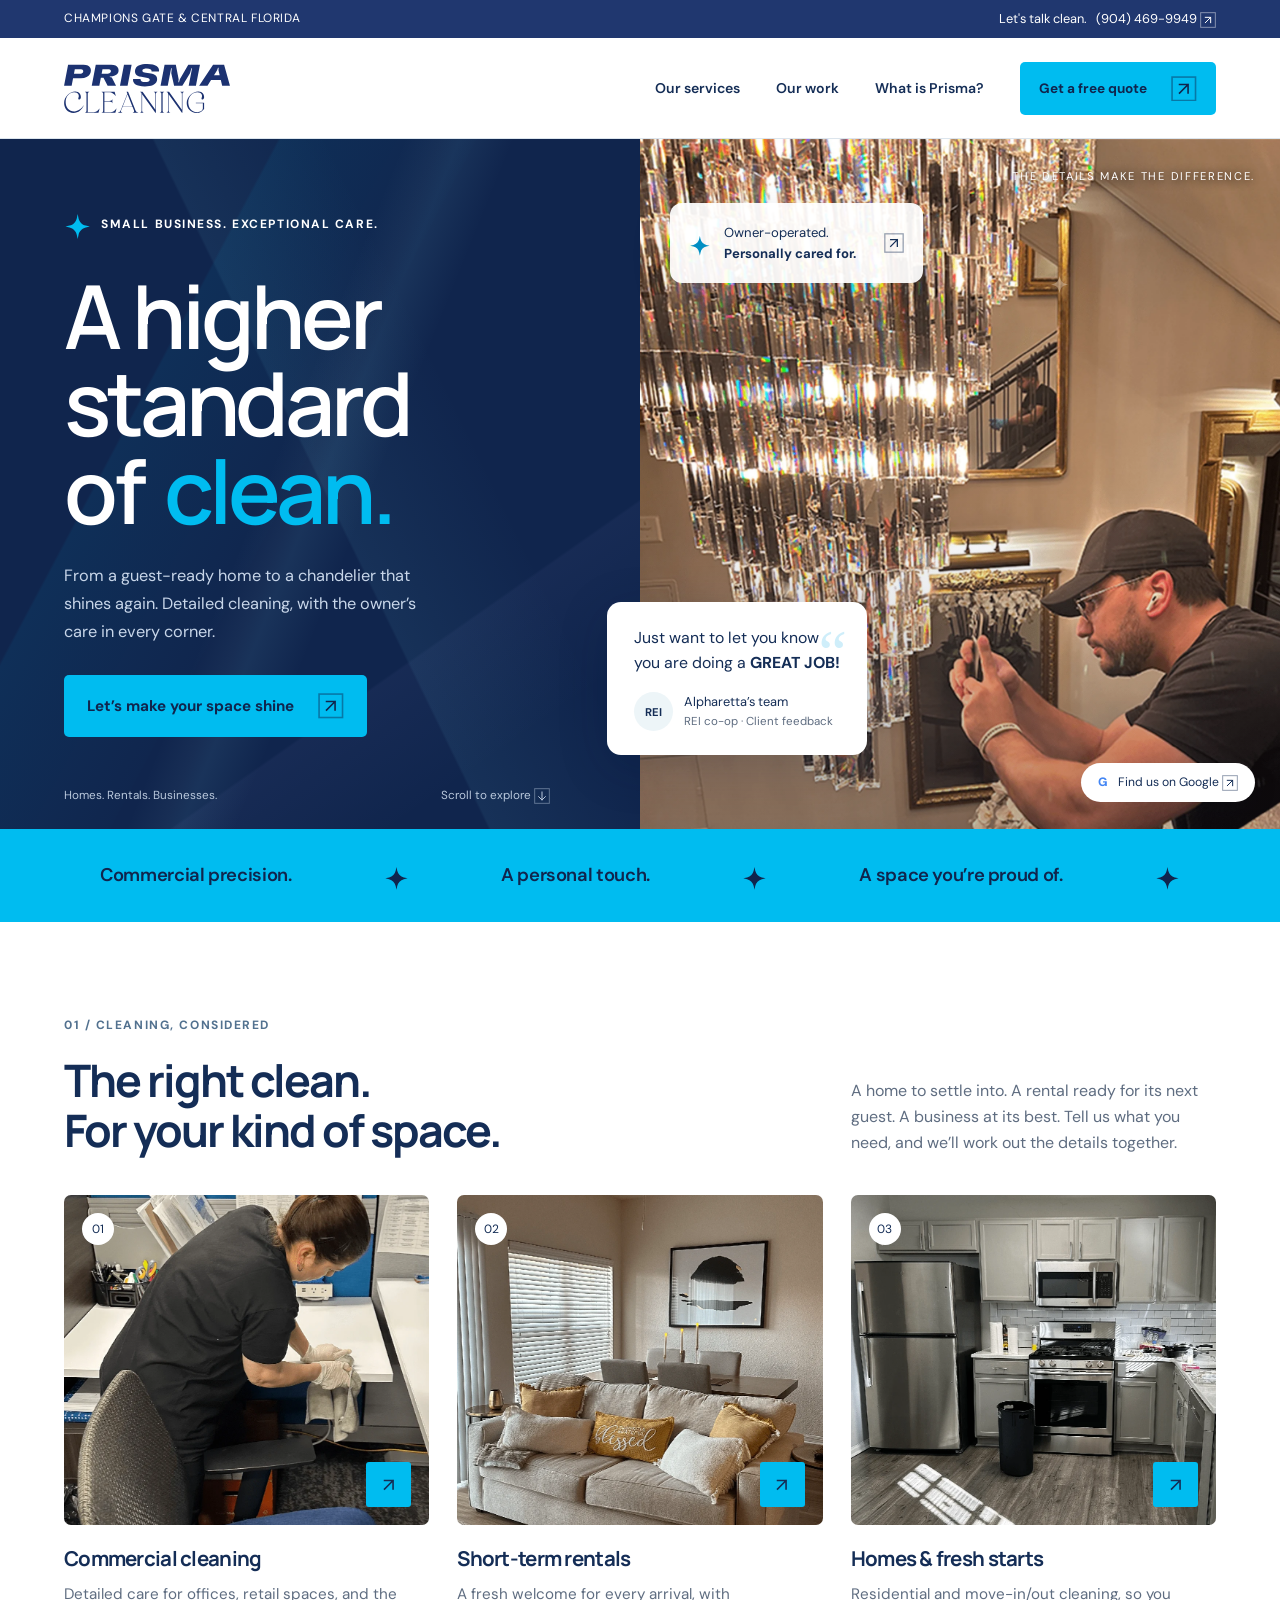
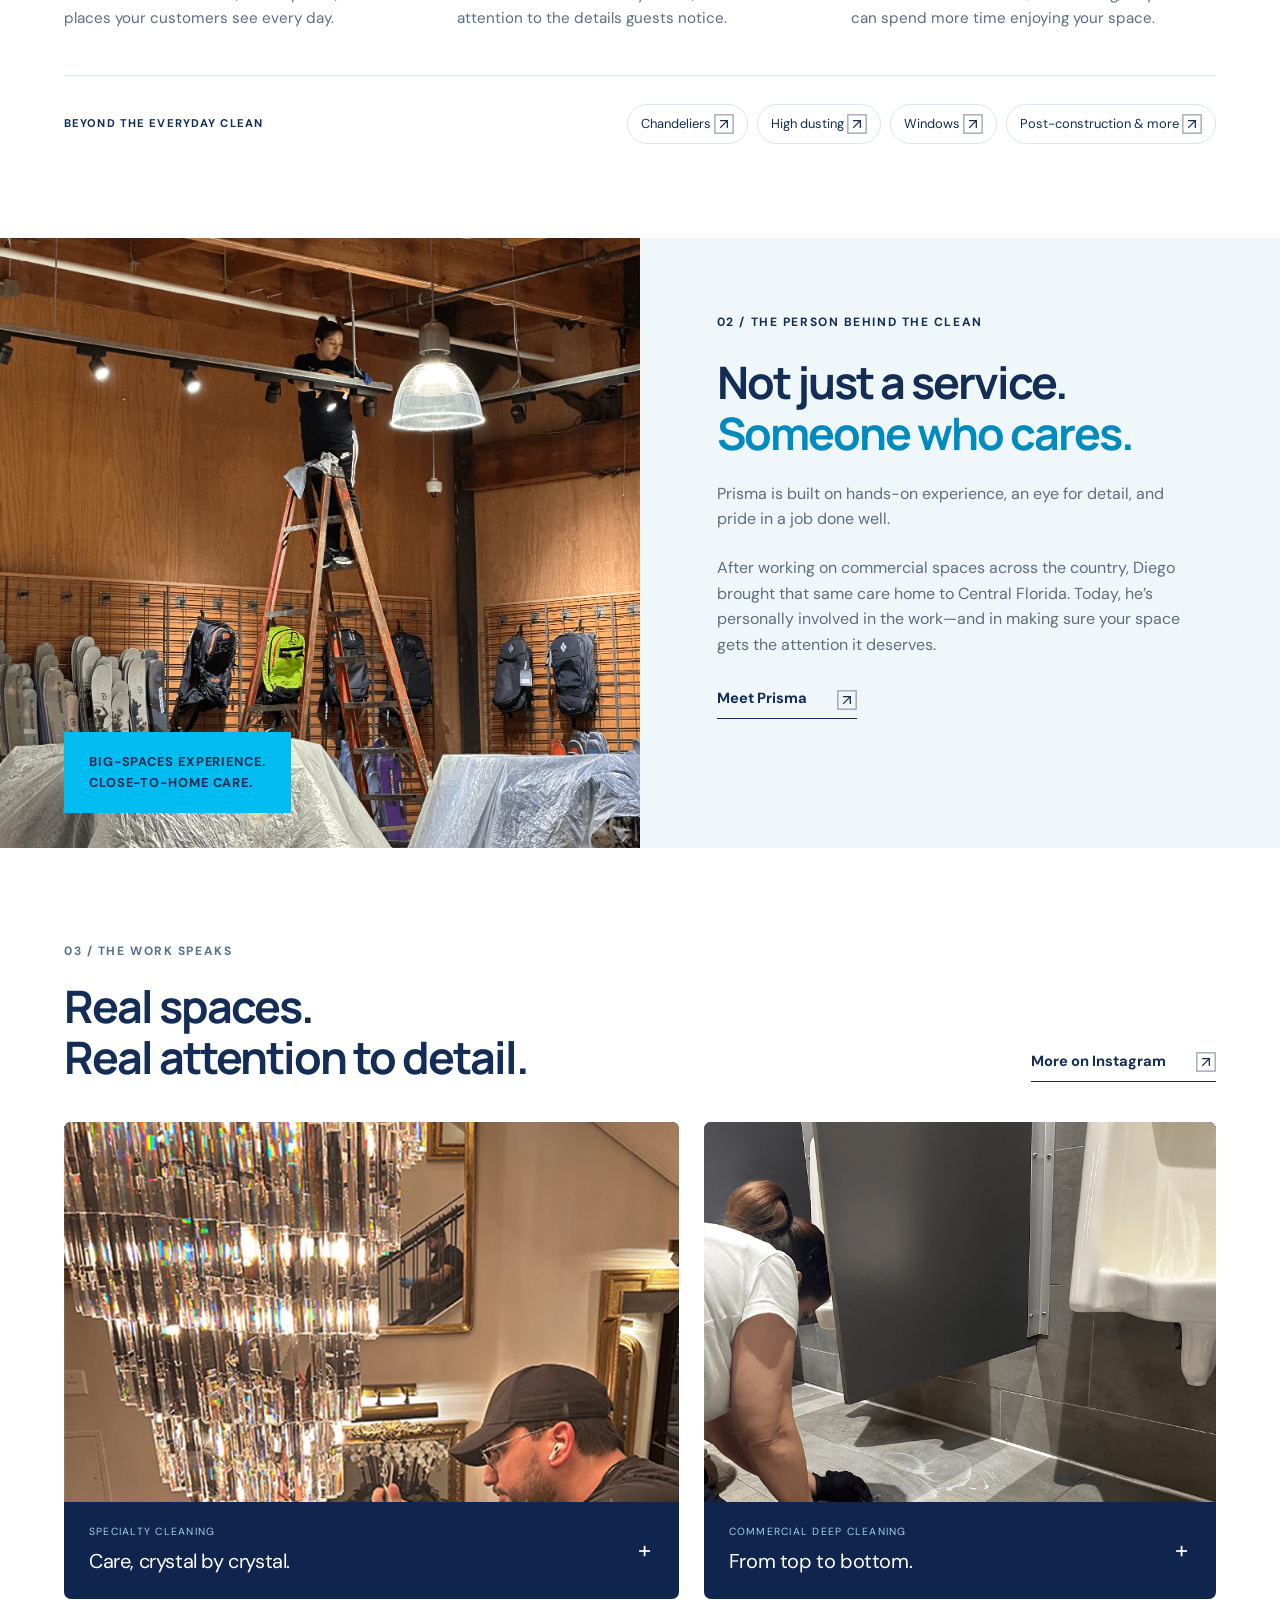
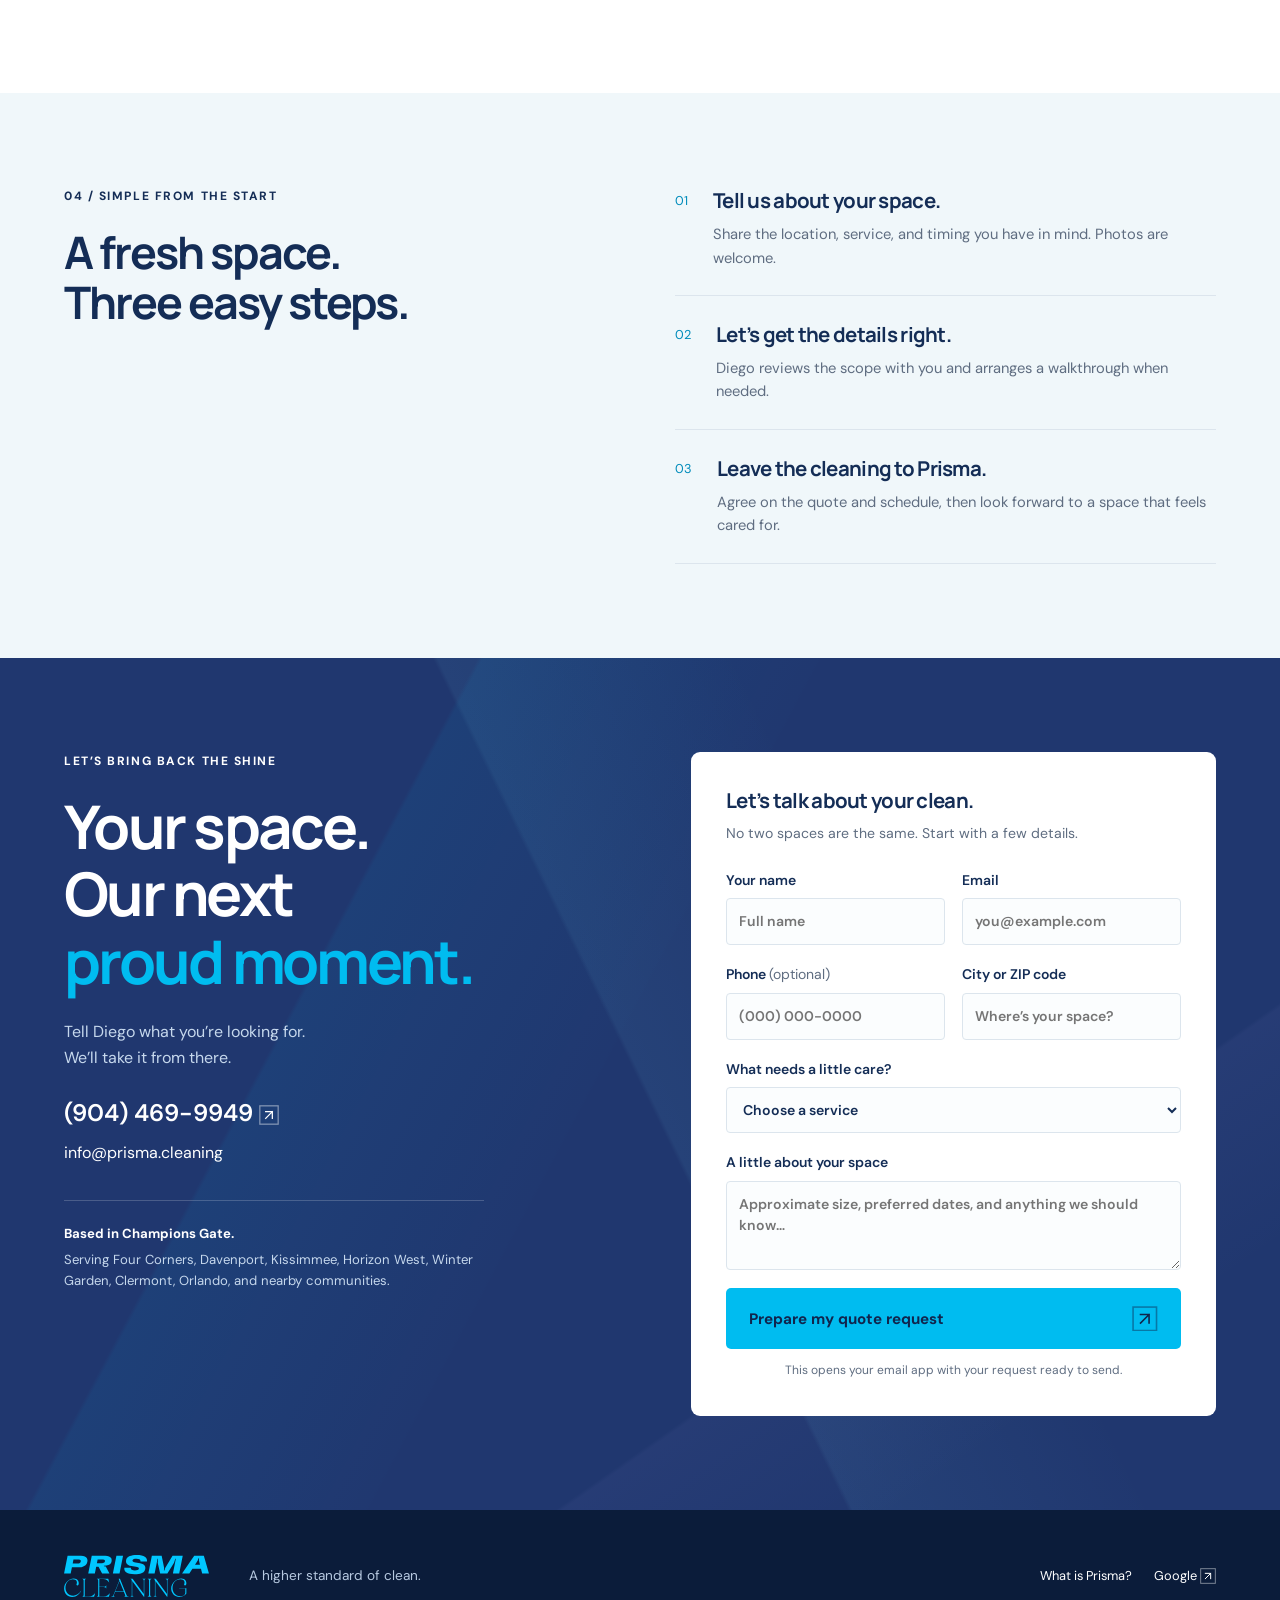
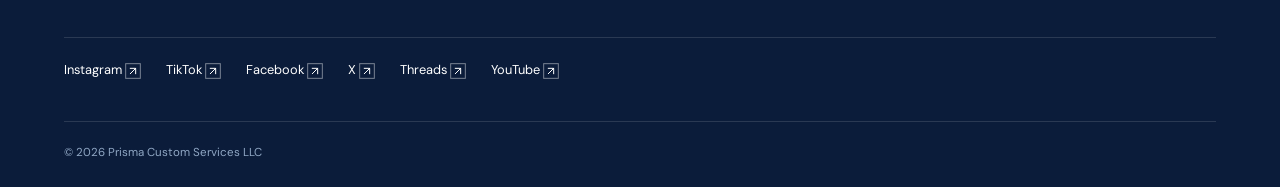
<file: index.html>
<!doctype html>
<html lang="en"><head><meta charset="utf-8"><meta name="viewport" content="width=device-width,initial-scale=1"><title>Prisma Cleaning | A higher standard of clean.</title><meta name="description" content="Owner-operated cleaning for homes, vacation rentals and businesses in Champions Gate and Central Florida. Talk to Diego about your space."><link rel="icon" href="assets/favicon.svg"><link rel="stylesheet" href="styles.css"><script src="site-content.js" defer></script><script src="app.js" defer></script></head><body>
<a class="skip" href="#main">Skip to content</a>
<div class="topbar"><span>CHAMPIONS GATE & CENTRAL FLORIDA</span><a href="tel:+19044699949">Let's talk clean. &nbsp; (904) 469-9949 <svg class="arrow-icon" viewBox="0 0 24 24" fill="none" aria-hidden="true" focusable="false" xmlns="http://www.w3.org/2000/svg"><rect x="1" y="1" width="22" height="22"/><path d="M8 16 16 8M8 8h8v8"/></svg></a></div>
<header><a class="brand" href="index.html" aria-label="Prisma Cleaning home"><img src="assets/logo-blue.svg" alt="Prisma Cleaning"></a><button class="menu-toggle" aria-label="Open navigation" aria-expanded="false">Menu ☰</button><nav aria-label="Main navigation"><a href="#services">Our services</a><a href="#work">Our work</a><a href="about.html">What is Prisma?</a><a class="button small" href="#contact">Get a free quote <span><svg class="arrow-icon" viewBox="0 0 24 24" fill="none" aria-hidden="true" focusable="false" xmlns="http://www.w3.org/2000/svg"><rect x="1" y="1" width="22" height="22"/><path d="M8 16 16 8M8 8h8v8"/></svg></span></a></nav></header>
<main id="main"><section class="hero"><div class="hero-copy"><div class="eyebrow"><span class="spark"><svg class="prisma-star" viewBox="235 305 145 147" fill="none" aria-hidden="true" focusable="false" xmlns="http://www.w3.org/2000/svg"><path d="M312.518 332.91L307.867 311.016L303.215 332.91C299.028 352.627 283.849 368.234 264.239 372.955L241.863 378.361L264.239 383.767C283.874 388.489 299.028 404.071 303.215 423.813L307.867 445.707L312.518 423.813C316.705 404.096 331.884 388.489 351.494 383.767L373.871 378.361L351.494 372.955C331.859 368.234 316.705 352.676 312.518 332.91Z" fill="currentColor"/></svg></span> SMALL BUSINESS. EXCEPTIONAL CARE.</div><h1>A higher<br>standard<br>of <em>clean.</em></h1><p>From a guest-ready home to a chandelier that shines again. Detailed cleaning, with the owner’s care in every corner.</p><a class="button" href="#contact">Let’s make your space shine <span><svg class="arrow-icon" viewBox="0 0 24 24" fill="none" aria-hidden="true" focusable="false" xmlns="http://www.w3.org/2000/svg"><rect x="1" y="1" width="22" height="22"/><path d="M8 16 16 8M8 8h8v8"/></svg></span></a><div class="hero-bottom"><span>Homes. Rentals. Businesses.</span><a href="#services" aria-label="Explore our cleaning services">Scroll to explore <svg class="arrow-icon" viewBox="0 0 24 24" fill="none" aria-hidden="true" focusable="false" xmlns="http://www.w3.org/2000/svg"><rect x="1" y="1" width="22" height="22"/><path d="M12 6v12m-5-5 5 5 5-5"/></svg></a></div></div><div class="hero-photo"><div class="crystal-glints" aria-hidden="true"><span class="glint glint-1"><svg class="prisma-star" viewBox="235 305 145 147" fill="none" aria-hidden="true" focusable="false" xmlns="http://www.w3.org/2000/svg"><path d="M312.518 332.91L307.867 311.016L303.215 332.91C299.028 352.627 283.849 368.234 264.239 372.955L241.863 378.361L264.239 383.767C283.874 388.489 299.028 404.071 303.215 423.813L307.867 445.707L312.518 423.813C316.705 404.096 331.884 388.489 351.494 383.767L373.871 378.361L351.494 372.955C331.859 368.234 316.705 352.676 312.518 332.91Z" fill="currentColor"/></svg></span><span class="glint glint-2"><svg class="prisma-star" viewBox="235 305 145 147" fill="none" aria-hidden="true" focusable="false" xmlns="http://www.w3.org/2000/svg"><path d="M312.518 332.91L307.867 311.016L303.215 332.91C299.028 352.627 283.849 368.234 264.239 372.955L241.863 378.361L264.239 383.767C283.874 388.489 299.028 404.071 303.215 423.813L307.867 445.707L312.518 423.813C316.705 404.096 331.884 388.489 351.494 383.767L373.871 378.361L351.494 372.955C331.859 368.234 316.705 352.676 312.518 332.91Z" fill="currentColor"/></svg></span><span class="glint glint-3"><svg class="prisma-star" viewBox="235 305 145 147" fill="none" aria-hidden="true" focusable="false" xmlns="http://www.w3.org/2000/svg"><path d="M312.518 332.91L307.867 311.016L303.215 332.91C299.028 352.627 283.849 368.234 264.239 372.955L241.863 378.361L264.239 383.767C283.874 388.489 299.028 404.071 303.215 423.813L307.867 445.707L312.518 423.813C316.705 404.096 331.884 388.489 351.494 383.767L373.871 378.361L351.494 372.955C331.859 368.234 316.705 352.676 312.518 332.91Z" fill="currentColor"/></svg></span></div><img data-photo="hero" src="assets/chandelier.webp" alt="Prisma carefully cleaning individual chandelier crystals" fetchpriority="high"><div class="photo-label">THE DETAILS MAKE THE DIFFERENCE.</div><a class="owner-bubble" href="about.html"><span><svg class="prisma-star" viewBox="235 305 145 147" fill="none" aria-hidden="true" focusable="false" xmlns="http://www.w3.org/2000/svg"><path d="M312.518 332.91L307.867 311.016L303.215 332.91C299.028 352.627 283.849 368.234 264.239 372.955L241.863 378.361L264.239 383.767C283.874 388.489 299.028 404.071 303.215 423.813L307.867 445.707L312.518 423.813C316.705 404.096 331.884 388.489 351.494 383.767L373.871 378.361L351.494 372.955C331.859 368.234 316.705 352.676 312.518 332.91Z" fill="currentColor"/></svg></span><div>Owner-operated.<br><strong>Personally cared for.</strong></div><b><svg class="arrow-icon" viewBox="0 0 24 24" fill="none" aria-hidden="true" focusable="false" xmlns="http://www.w3.org/2000/svg"><rect x="1" y="1" width="22" height="22"/><path d="M8 16 16 8M8 8h8v8"/></svg></b></a><div class="review-bubble"><span class="quote-symbol">“</span><p>Just want to let you know<br>you are doing a <strong>GREAT JOB!</strong></p><div class="review-source"><span class="avatar">REI</span><span>Alpharetta’s team<br><small>REI co-op · Client feedback</small></span></div></div><a class="google-bubble" href="https://g.page/r/CTqpxjqMluIDEBM/review" target="_blank" rel="noopener"><span>G</span> Find us on Google <svg class="arrow-icon" viewBox="0 0 24 24" fill="none" aria-hidden="true" focusable="false" xmlns="http://www.w3.org/2000/svg"><rect x="1" y="1" width="22" height="22"/><path d="M8 16 16 8M8 8h8v8"/></svg></a></div></section>
<div class="service-ribbon"><span>Commercial precision.</span><b><svg class="prisma-star" viewBox="235 305 145 147" fill="none" aria-hidden="true" focusable="false" xmlns="http://www.w3.org/2000/svg"><path d="M312.518 332.91L307.867 311.016L303.215 332.91C299.028 352.627 283.849 368.234 264.239 372.955L241.863 378.361L264.239 383.767C283.874 388.489 299.028 404.071 303.215 423.813L307.867 445.707L312.518 423.813C316.705 404.096 331.884 388.489 351.494 383.767L373.871 378.361L351.494 372.955C331.859 368.234 316.705 352.676 312.518 332.91Z" fill="currentColor"/></svg></b><span>A personal touch.</span><b><svg class="prisma-star" viewBox="235 305 145 147" fill="none" aria-hidden="true" focusable="false" xmlns="http://www.w3.org/2000/svg"><path d="M312.518 332.91L307.867 311.016L303.215 332.91C299.028 352.627 283.849 368.234 264.239 372.955L241.863 378.361L264.239 383.767C283.874 388.489 299.028 404.071 303.215 423.813L307.867 445.707L312.518 423.813C316.705 404.096 331.884 388.489 351.494 383.767L373.871 378.361L351.494 372.955C331.859 368.234 316.705 352.676 312.518 332.91Z" fill="currentColor"/></svg></b><span>A space you’re proud of.</span><b><svg class="prisma-star" viewBox="235 305 145 147" fill="none" aria-hidden="true" focusable="false" xmlns="http://www.w3.org/2000/svg"><path d="M312.518 332.91L307.867 311.016L303.215 332.91C299.028 352.627 283.849 368.234 264.239 372.955L241.863 378.361L264.239 383.767C283.874 388.489 299.028 404.071 303.215 423.813L307.867 445.707L312.518 423.813C316.705 404.096 331.884 388.489 351.494 383.767L373.871 378.361L351.494 372.955C331.859 368.234 316.705 352.676 312.518 332.91Z" fill="currentColor"/></svg></b></div>
<section id="services" class="section services"><div class="section-heading"><div><div class="eyebrow">01 / CLEANING, CONSIDERED</div><h2>The right clean.<br>For your kind of space.</h2></div><p>A home to settle into. A rental ready for its next guest. A business at its best. Tell us what you need, and we’ll work out the details together.</p></div><div class="service-grid">
<a class="service-card" href="#contact" data-service="Commercial cleaning"><div class="card-image"><img data-photo="commercial" src="assets/commercial.webp" loading="lazy" alt="Hands-on cleaning of commercial seating"><span>01</span><b><svg class="arrow-icon" viewBox="0 0 24 24" fill="none" aria-hidden="true" focusable="false" xmlns="http://www.w3.org/2000/svg"><rect x="1" y="1" width="22" height="22"/><path d="M8 16 16 8M8 8h8v8"/></svg></b></div><h3>Commercial cleaning</h3><p>Detailed care for offices, retail spaces, and the places your customers see every day.</p></a>
<a class="service-card" href="#contact" data-service="Short-term rental cleaning"><div class="card-image"><img data-photo="rental" src="assets/rental.webp" loading="lazy" alt="Bright and tidy vacation rental living room"><span>02</span><b><svg class="arrow-icon" viewBox="0 0 24 24" fill="none" aria-hidden="true" focusable="false" xmlns="http://www.w3.org/2000/svg"><rect x="1" y="1" width="22" height="22"/><path d="M8 16 16 8M8 8h8v8"/></svg></b></div><h3>Short-term rentals</h3><p>A fresh welcome for every arrival, with attention to the details guests notice.</p></a>
<a class="service-card" href="#contact" data-service="Residential / move-in & move-out"><div class="card-image"><img data-photo="move" src="assets/move.webp" loading="lazy" alt="Clean kitchen and floor ready for new occupants"><span>03</span><b><svg class="arrow-icon" viewBox="0 0 24 24" fill="none" aria-hidden="true" focusable="false" xmlns="http://www.w3.org/2000/svg"><rect x="1" y="1" width="22" height="22"/><path d="M8 16 16 8M8 8h8v8"/></svg></b></div><h3>Homes & fresh starts</h3><p>Residential and move-in/out cleaning, so you can spend more time enjoying your space.</p></a></div>
<div class="specialty"><span>BEYOND THE EVERYDAY CLEAN</span><div><a href="#contact" data-service="Chandelier cleaning">Chandeliers <svg class="arrow-icon" viewBox="0 0 24 24" fill="none" aria-hidden="true" focusable="false" xmlns="http://www.w3.org/2000/svg"><rect x="1" y="1" width="22" height="22"/><path d="M8 16 16 8M8 8h8v8"/></svg></a><a href="#contact" data-service="High dusting">High dusting <svg class="arrow-icon" viewBox="0 0 24 24" fill="none" aria-hidden="true" focusable="false" xmlns="http://www.w3.org/2000/svg"><rect x="1" y="1" width="22" height="22"/><path d="M8 16 16 8M8 8h8v8"/></svg></a><a href="#contact" data-service="Window cleaning">Windows <svg class="arrow-icon" viewBox="0 0 24 24" fill="none" aria-hidden="true" focusable="false" xmlns="http://www.w3.org/2000/svg"><rect x="1" y="1" width="22" height="22"/><path d="M8 16 16 8M8 8h8v8"/></svg></a><a href="#contact" data-service="Other / let's discuss">Post-construction & more <svg class="arrow-icon" viewBox="0 0 24 24" fill="none" aria-hidden="true" focusable="false" xmlns="http://www.w3.org/2000/svg"><rect x="1" y="1" width="22" height="22"/><path d="M8 16 16 8M8 8h8v8"/></svg></a></div></div></section>
<section class="about-strip"><div class="about-image"><img data-photo="highdusting" src="assets/highdusting.webp" loading="lazy" alt="Prisma cleaning high fixtures in a retail space"><span>BIG-SPACES EXPERIENCE.<br>CLOSE-TO-HOME CARE.</span></div><div class="about-copy"><div class="eyebrow">02 / THE PERSON BEHIND THE CLEAN</div><h2>Not just a service.<br><em>Someone who cares.</em></h2><p>Prisma is built on hands-on experience, an eye for detail, and pride in a job done well.</p><p>After working on commercial spaces across the country, Diego brought that same care home to Central Florida. Today, he’s personally involved in the work—and in making sure your space gets the attention it deserves.</p><a class="text-link" href="about.html">Meet Prisma <span><svg class="arrow-icon" viewBox="0 0 24 24" fill="none" aria-hidden="true" focusable="false" xmlns="http://www.w3.org/2000/svg"><rect x="1" y="1" width="22" height="22"/><path d="M8 16 16 8M8 8h8v8"/></svg></span></a></div></section>
<section id="work" class="section work"><div class="section-heading"><div><div class="eyebrow">03 / THE WORK SPEAKS</div><h2>Real spaces.<br>Real attention to detail.</h2></div><a class="text-link" href="https://www.instagram.com/prisma.cleaning" target="_blank" rel="noopener">More on Instagram <svg class="arrow-icon" viewBox="0 0 24 24" fill="none" aria-hidden="true" focusable="false" xmlns="http://www.w3.org/2000/svg"><rect x="1" y="1" width="22" height="22"/><path d="M8 16 16 8M8 8h8v8"/></svg></a></div><div class="project-grid"><button class="project" data-image="assets/chandelier.webp" data-photo="projectChandelier" data-caption="Chandelier cleaning — care, crystal by crystal."><img data-photo="projectChandelier" src="assets/chandelier.webp" loading="lazy" alt="Close-up of hands cleaning a crystal chandelier"><span><small>SPECIALTY CLEANING</small>Care, crystal by crystal.<b>+</b></span></button><button class="project" data-image="assets/restroom.webp" data-photo="projectRestroom" data-caption="Commercial deep cleaning — attention from top to bottom."><img data-photo="projectRestroom" src="assets/restroom.webp" loading="lazy" alt="Detailed commercial restroom floor cleaning"><span><small>COMMERCIAL DEEP CLEANING</small>From top to bottom.<b>+</b></span></button></div></section>
<section class="process section"><div><div class="eyebrow">04 / SIMPLE FROM THE START</div><h2>A fresh space.<br>Three easy steps.</h2></div><ol><li><span>01</span><div><h3>Tell us about your space.</h3><p>Share the location, service, and timing you have in mind. Photos are welcome.</p></div></li><li><span>02</span><div><h3>Let’s get the details right.</h3><p>Diego reviews the scope with you and arranges a walkthrough when needed.</p></div></li><li><span>03</span><div><h3>Leave the cleaning to Prisma.</h3><p>Agree on the quote and schedule, then look forward to a space that feels cared for.</p></div></li></ol></section>
<section id="contact" class="contact section"><div class="contact-copy"><div class="eyebrow">LET’S BRING BACK THE SHINE</div><h2>Your space.<br>Our next<br><em>proud moment.</em></h2><p>Tell Diego what you’re looking for.<br>We’ll take it from there.</p><a class="phone" href="tel:+19044699949">(904) 469-9949 <svg class="arrow-icon" viewBox="0 0 24 24" fill="none" aria-hidden="true" focusable="false" xmlns="http://www.w3.org/2000/svg"><rect x="1" y="1" width="22" height="22"/><path d="M8 16 16 8M8 8h8v8"/></svg></a><a href="mailto:info@prisma.cleaning">info@prisma.cleaning</a><div class="areas"><strong>Based in Champions Gate.</strong><p>Serving Four Corners, Davenport, Kissimmee, Horizon West, Winter Garden, Clermont, Orlando, and nearby communities.</p></div></div><form id="quote-form"><h3>Let’s talk about your clean.</h3><p>No two spaces are the same. Start with a few details.</p><div class="form-row"><label>Your name<input name="name" autocomplete="name" placeholder="Full name" required></label><label>Email<input name="email" type="email" autocomplete="email" placeholder="you@example.com" required></label></div><div class="form-row"><label>Phone <span>(optional)</span><input name="phone" type="tel" autocomplete="tel" placeholder="(000) 000-0000"></label><label>City or ZIP code<input name="location" autocomplete="address-level2" placeholder="Where’s your space?" required></label></div><label>What needs a little care?<select name="service" required><option value="">Choose a service</option><option>Commercial cleaning</option><option>Short-term rental cleaning</option><option>Residential / move-in & move-out</option><option>Chandelier cleaning</option><option>High dusting</option><option>Window cleaning</option><option>Other / let's discuss</option></select></label><label>A little about your space<textarea name="message" rows="3" placeholder="Approximate size, preferred dates, and anything we should know…" required></textarea></label><button class="button" type="submit">Prepare my quote request <span><svg class="arrow-icon" viewBox="0 0 24 24" fill="none" aria-hidden="true" focusable="false" xmlns="http://www.w3.org/2000/svg"><rect x="1" y="1" width="22" height="22"/><path d="M8 16 16 8M8 8h8v8"/></svg></span></button><small class="form-note">This opens your email app with your request ready to send.</small><p id="form-status" role="status"></p></form></section></main>
<footer><a class="brand" href="index.html"><img src="assets/logo-cyan.svg" alt="Prisma Cleaning"></a><p>A higher standard of clean.</p><div class="footer-links"><a href="about.html">What is Prisma?</a><a href="https://g.page/r/CTqpxjqMluIDEBM/review" target="_blank" rel="noopener">Google <svg class="arrow-icon" viewBox="0 0 24 24" fill="none" aria-hidden="true" focusable="false" xmlns="http://www.w3.org/2000/svg"><rect x="1" y="1" width="22" height="22"/><path d="M8 16 16 8M8 8h8v8"/></svg></a></div><div class="social-links" aria-label="Prisma social profiles"><a href="https://www.instagram.com/prisma.cleaning" target="_blank" rel="noopener">Instagram <svg class="arrow-icon" viewBox="0 0 24 24" fill="none" aria-hidden="true" focusable="false" xmlns="http://www.w3.org/2000/svg"><rect x="1" y="1" width="22" height="22"/><path d="M8 16 16 8M8 8h8v8"/></svg></a><a href="https://www.tiktok.com/@prisma.cleaning" target="_blank" rel="noopener">TikTok <svg class="arrow-icon" viewBox="0 0 24 24" fill="none" aria-hidden="true" focusable="false" xmlns="http://www.w3.org/2000/svg"><rect x="1" y="1" width="22" height="22"/><path d="M8 16 16 8M8 8h8v8"/></svg></a><a href="https://facebook.com/prisma.customcleaning" target="_blank" rel="noopener">Facebook <svg class="arrow-icon" viewBox="0 0 24 24" fill="none" aria-hidden="true" focusable="false" xmlns="http://www.w3.org/2000/svg"><rect x="1" y="1" width="22" height="22"/><path d="M8 16 16 8M8 8h8v8"/></svg></a><a href="https://x.com/prismacleaning" target="_blank" rel="noopener">X <svg class="arrow-icon" viewBox="0 0 24 24" fill="none" aria-hidden="true" focusable="false" xmlns="http://www.w3.org/2000/svg"><rect x="1" y="1" width="22" height="22"/><path d="M8 16 16 8M8 8h8v8"/></svg></a><a href="https://www.threads.net/@prisma.cleaning" target="_blank" rel="noopener">Threads <svg class="arrow-icon" viewBox="0 0 24 24" fill="none" aria-hidden="true" focusable="false" xmlns="http://www.w3.org/2000/svg"><rect x="1" y="1" width="22" height="22"/><path d="M8 16 16 8M8 8h8v8"/></svg></a><a href="https://www.youtube.com/@prisma.cleaning" target="_blank" rel="noopener">YouTube <svg class="arrow-icon" viewBox="0 0 24 24" fill="none" aria-hidden="true" focusable="false" xmlns="http://www.w3.org/2000/svg"><rect x="1" y="1" width="22" height="22"/><path d="M8 16 16 8M8 8h8v8"/></svg></a></div><small>© <span class="year">2026</span> Prisma Custom Services LLC</small></footer>
<dialog id="gallery-dialog"><button class="close-dialog" aria-label="Close image">×</button><img alt=""><p></p></dialog></body></html>
</file>
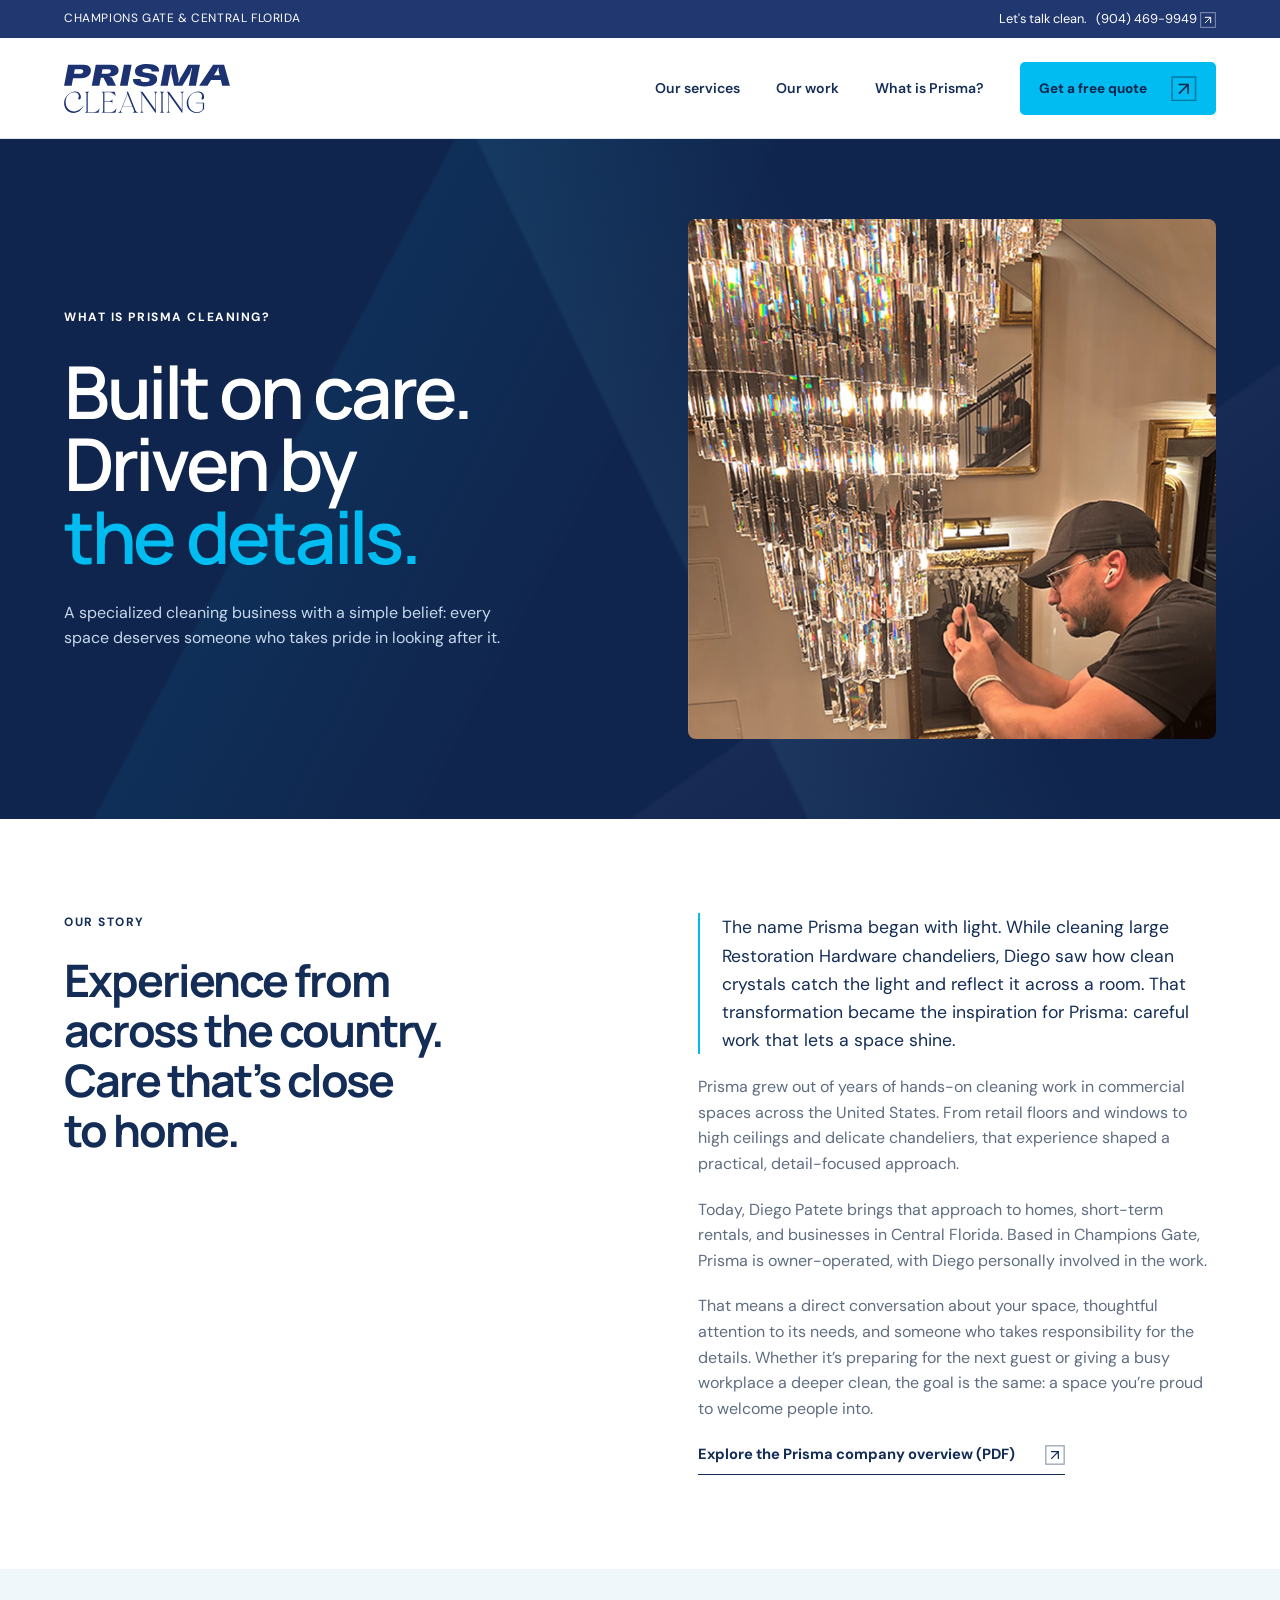
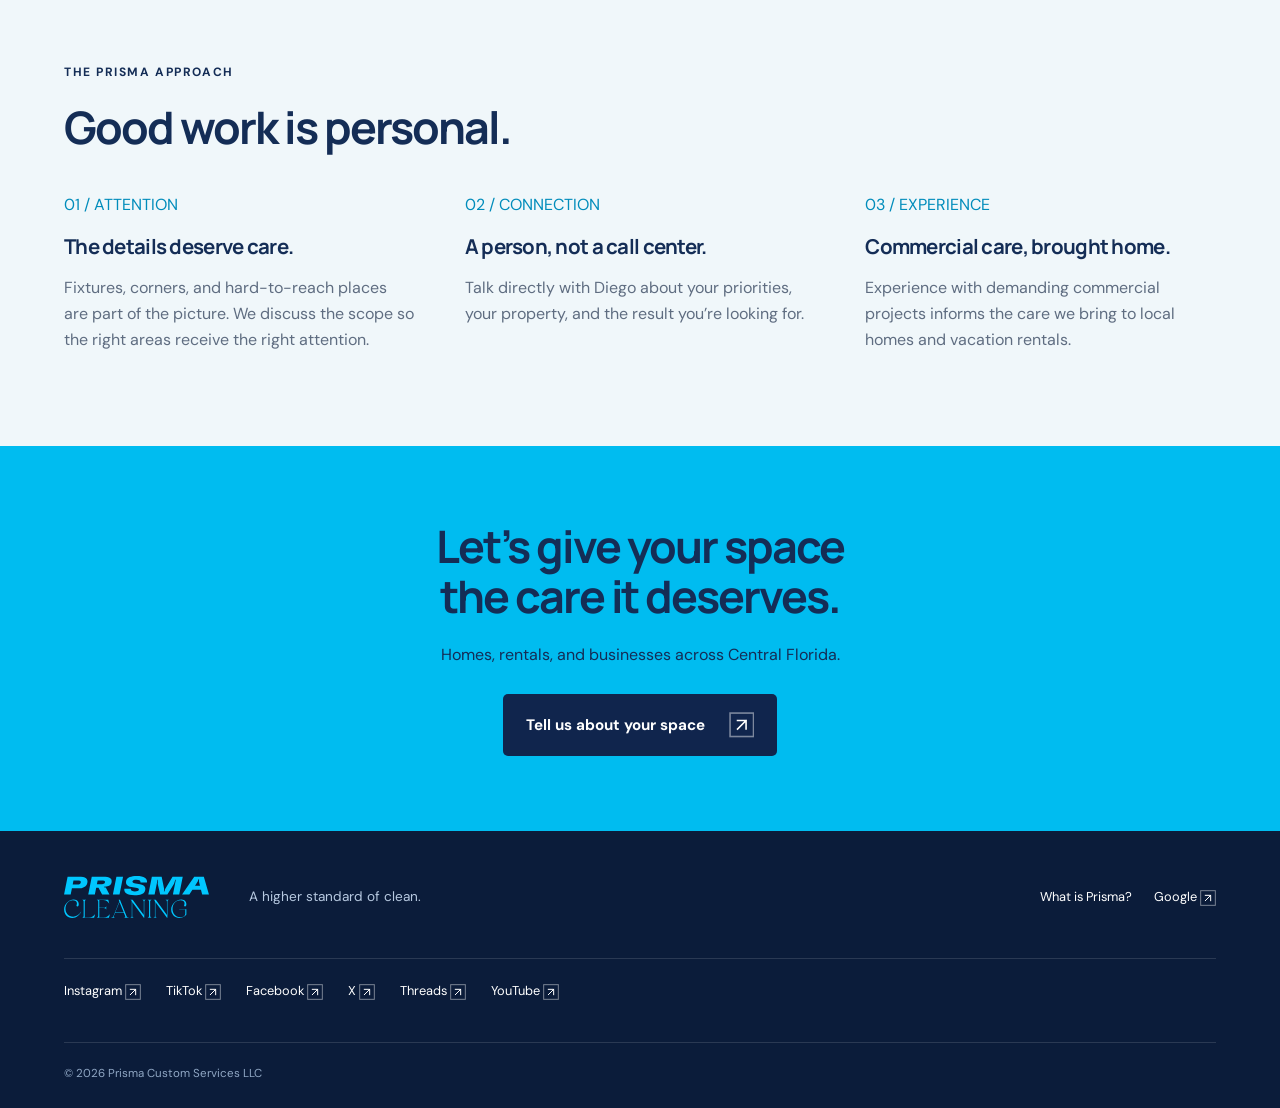
<file: about.html>
<!doctype html>
<html lang="en"><head><meta charset="utf-8"><meta name="viewport" content="width=device-width,initial-scale=1"><title>What is Prisma? | Prisma Cleaning</title><meta name="description" content="Owner-operated cleaning for homes, vacation rentals and businesses in Champions Gate and Central Florida. Talk to Diego about your space."><link rel="icon" href="assets/favicon.svg"><link rel="stylesheet" href="styles.css"><script src="site-content.js" defer></script><script src="app.js" defer></script></head><body>
<a class="skip" href="#main">Skip to content</a>
<div class="topbar"><span>CHAMPIONS GATE & CENTRAL FLORIDA</span><a href="tel:+19044699949">Let's talk clean. &nbsp; (904) 469-9949 <svg class="arrow-icon" viewBox="0 0 24 24" fill="none" aria-hidden="true" focusable="false" xmlns="http://www.w3.org/2000/svg"><rect x="1" y="1" width="22" height="22"/><path d="M8 16 16 8M8 8h8v8"/></svg></a></div>
<header><a class="brand" href="index.html" aria-label="Prisma Cleaning home"><img src="assets/logo-blue.svg" alt="Prisma Cleaning"></a><button class="menu-toggle" aria-label="Open navigation" aria-expanded="false">Menu ☰</button><nav aria-label="Main navigation"><a href="index.html#services">Our services</a><a href="index.html#work">Our work</a><a href="about.html">What is Prisma?</a><a class="button small" href="index.html#contact">Get a free quote <span><svg class="arrow-icon" viewBox="0 0 24 24" fill="none" aria-hidden="true" focusable="false" xmlns="http://www.w3.org/2000/svg"><rect x="1" y="1" width="22" height="22"/><path d="M8 16 16 8M8 8h8v8"/></svg></span></a></nav></header>
<main id="main"><section class="story-hero"><div><div class="eyebrow">WHAT IS PRISMA CLEANING?</div><h1>Built on care.<br>Driven by<br><em>the details.</em></h1><p>A specialized cleaning business with a simple belief: every space deserves someone who takes pride in looking after it.</p></div><img data-photo="aboutHero" src="assets/chandelier.webp" alt="Diego carefully cleaning a chandelier at a Prisma project"></section><section class="section story-body"><div><div class="eyebrow">OUR STORY</div><h2 style="margin-top:22px">Experience from<br>across the country.<br>Care that’s close<br>to home.</h2></div><div><p class="origin-story">The name Prisma began with light. While cleaning large Restoration Hardware chandeliers, Diego saw how clean crystals catch the light and reflect it across a room. That transformation became the inspiration for Prisma: careful work that lets a space shine.</p><p>Prisma grew out of years of hands-on cleaning work in commercial spaces across the United States. From retail floors and windows to high ceilings and delicate chandeliers, that experience shaped a practical, detail-focused approach.</p><p>Today, Diego Patete brings that approach to homes, short-term rentals, and businesses in Central Florida. Based in Champions Gate, Prisma is owner-operated, with Diego personally involved in the work.</p><p>That means a direct conversation about your space, thoughtful attention to its needs, and someone who takes responsibility for the details. Whether it’s preparing for the next guest or giving a busy workplace a deeper clean, the goal is the same: a space you’re proud to welcome people into.</p><a class="text-link" href="https://api.sherbert.cimpress.io/v3/assets/qwHBjgd0kOVWnZ2vK0UMG~100/versions/1?signature=2af633215cd6eeb143486a0576035f9a9c42bdf2" target="_blank" rel="noopener">Explore the Prisma company overview (PDF) <svg class="arrow-icon" viewBox="0 0 24 24" fill="none" aria-hidden="true" focusable="false" xmlns="http://www.w3.org/2000/svg"><rect x="1" y="1" width="22" height="22"/><path d="M8 16 16 8M8 8h8v8"/></svg></a></div></section><section class="section story-values"><div class="eyebrow">THE PRISMA APPROACH</div><h2 style="margin-top:20px">Good work is personal.</h2><div class="values-grid"><div><span>01 / ATTENTION</span><h3>The details deserve care.</h3><p>Fixtures, corners, and hard-to-reach places are part of the picture. We discuss the scope so the right areas receive the right attention.</p></div><div><span>02 / CONNECTION</span><h3>A person, not a call center.</h3><p>Talk directly with Diego about your priorities, your property, and the result you’re looking for.</p></div><div><span>03 / EXPERIENCE</span><h3>Commercial care, brought home.</h3><p>Experience with demanding commercial projects informs the care we bring to local homes and vacation rentals.</p></div></div></section><section class="story-cta"><h2>Let’s give your space<br>the care it deserves.</h2><p>Homes, rentals, and businesses across Central Florida.</p><a class="button" href="index.html#contact">Tell us about your space <span><svg class="arrow-icon" viewBox="0 0 24 24" fill="none" aria-hidden="true" focusable="false" xmlns="http://www.w3.org/2000/svg"><rect x="1" y="1" width="22" height="22"/><path d="M8 16 16 8M8 8h8v8"/></svg></span></a></section></main><footer><a class="brand" href="index.html"><img src="assets/logo-cyan.svg" alt="Prisma Cleaning"></a><p>A higher standard of clean.</p><div class="footer-links"><a href="about.html">What is Prisma?</a><a href="https://g.page/r/CTqpxjqMluIDEBM/review" target="_blank" rel="noopener">Google <svg class="arrow-icon" viewBox="0 0 24 24" fill="none" aria-hidden="true" focusable="false" xmlns="http://www.w3.org/2000/svg"><rect x="1" y="1" width="22" height="22"/><path d="M8 16 16 8M8 8h8v8"/></svg></a></div><div class="social-links" aria-label="Prisma social profiles"><a href="https://www.instagram.com/prisma.cleaning" target="_blank" rel="noopener">Instagram <svg class="arrow-icon" viewBox="0 0 24 24" fill="none" aria-hidden="true" focusable="false" xmlns="http://www.w3.org/2000/svg"><rect x="1" y="1" width="22" height="22"/><path d="M8 16 16 8M8 8h8v8"/></svg></a><a href="https://www.tiktok.com/@prisma.cleaning" target="_blank" rel="noopener">TikTok <svg class="arrow-icon" viewBox="0 0 24 24" fill="none" aria-hidden="true" focusable="false" xmlns="http://www.w3.org/2000/svg"><rect x="1" y="1" width="22" height="22"/><path d="M8 16 16 8M8 8h8v8"/></svg></a><a href="https://facebook.com/prisma.customcleaning" target="_blank" rel="noopener">Facebook <svg class="arrow-icon" viewBox="0 0 24 24" fill="none" aria-hidden="true" focusable="false" xmlns="http://www.w3.org/2000/svg"><rect x="1" y="1" width="22" height="22"/><path d="M8 16 16 8M8 8h8v8"/></svg></a><a href="https://x.com/prismacleaning" target="_blank" rel="noopener">X <svg class="arrow-icon" viewBox="0 0 24 24" fill="none" aria-hidden="true" focusable="false" xmlns="http://www.w3.org/2000/svg"><rect x="1" y="1" width="22" height="22"/><path d="M8 16 16 8M8 8h8v8"/></svg></a><a href="https://www.threads.net/@prisma.cleaning" target="_blank" rel="noopener">Threads <svg class="arrow-icon" viewBox="0 0 24 24" fill="none" aria-hidden="true" focusable="false" xmlns="http://www.w3.org/2000/svg"><rect x="1" y="1" width="22" height="22"/><path d="M8 16 16 8M8 8h8v8"/></svg></a><a href="https://www.youtube.com/@prisma.cleaning" target="_blank" rel="noopener">YouTube <svg class="arrow-icon" viewBox="0 0 24 24" fill="none" aria-hidden="true" focusable="false" xmlns="http://www.w3.org/2000/svg"><rect x="1" y="1" width="22" height="22"/><path d="M8 16 16 8M8 8h8v8"/></svg></a></div><small>© <span class="year">2026</span> Prisma Custom Services LLC</small></footer>
</body></html>
</file>
<file: styles.css>
@import url('https://fonts.googleapis.com/css2?family=DM+Sans:wght@400;500;600;700&family=Manrope:wght@400;500;600;700;800&display=swap');
:root{--blue:#20376f;--navy:#10254d;--cyan:#00bcf0;--ink:#142d56;--muted:#5f6d81;--light:#f0f7fa;--line:#dce5ed}*{box-sizing:border-box}html{scroll-behavior:smooth;scroll-padding-top:110px}body{margin:0;color:var(--ink);font-family:'DM Sans',sans-serif;font-size:16px;line-height:1.6}a{color:inherit;text-decoration:none}button,input,select,textarea{font:inherit}button,a,input,select,textarea{-webkit-tap-highlight-color:transparent}button{cursor:pointer}img{display:block;width:100%;object-fit:cover}h1,h2,h3,p{margin:0}h1,h2,h3{font-family:Manrope,sans-serif}h2{font-size:clamp(2rem,3.5vw,3.5rem);line-height:1.12;letter-spacing:-.045em;font-weight:700}h3{font-size:1.28rem;line-height:1.35;letter-spacing:-.035em}em{font-style:normal;color:var(--cyan)}.topbar{background:var(--blue);color:white;padding:9px 5%;display:flex;justify-content:space-between;font-size:.75rem;letter-spacing:.05em}.topbar a{font-size:.8rem;letter-spacing:0}header{height:101px;padding:0 5%;display:flex;align-items:center;justify-content:space-between;background:#fff;position:sticky;top:0;z-index:20;border-bottom:1px solid var(--line)}.brand{width:166px;display:block}.brand img{height:auto}nav{display:flex;align-items:center;gap:36px;font-size:.88rem;font-weight:600}nav>a:not(.button):hover{color:#0085b5}.button{display:inline-flex;align-items:center;justify-content:space-between;gap:24px;background:var(--cyan);color:var(--navy);border:0;padding:18px 23px;border-radius:5px;font-weight:700;font-size:.95rem;transition:transform .2s,background .2s}.button:hover{background:#60d7f7;transform:translateY(-2px)}.button span{font-size:1.35rem;line-height:1}.small{padding:14px 19px;font-size:.85rem}.menu-toggle{display:none}.hero{display:grid;grid-template-columns:1fr 1fr;background:var(--navy);color:white;min-height:690px;overflow:hidden}.hero-copy{padding:66px 7vw 25px 5vw;display:flex;flex-direction:column;align-items:flex-start}.eyebrow{font-size:.75rem;letter-spacing:.13em;font-weight:700;display:flex;align-items:center;gap:10px}.spark{font-size:1.5rem;color:var(--cyan)}h1{font-size:clamp(4.7rem,6.9vw,7.25rem);line-height:.99;letter-spacing:-.045em;font-weight:600;margin:28px 0}.hero-copy>p{max-width:380px;color:#c8d6e9;font-size:1.02rem;line-height:1.7;margin-bottom:30px}.hero-bottom{width:100%;margin-top:auto;padding-top:37px;display:flex;justify-content:space-between;gap:15px;font-size:.73rem;color:#b9c8dc}.hero-photo{position:relative;min-width:0}.hero-photo>img{height:100%;position:absolute;object-position:48% 50%}.hero-photo:after{content:'';position:absolute;inset:0;background:linear-gradient(0deg,rgba(5,21,45,.25),transparent 50%);pointer-events:none}.photo-label{position:absolute;top:29px;right:25px;color:white;font-size:.7rem;letter-spacing:.15em;text-shadow:0 1px 10px black}.owner-bubble{position:absolute;top:64px;left:30px;display:flex;gap:13px;align-items:center;background:#ffffffed;color:var(--ink);padding:14px 19px;border-radius:12px;box-shadow:0 12px 40px #06183920;z-index:2;font-size:.82rem;animation:float 7s ease-in-out infinite}.owner-bubble>span{font-size:2rem;color:#008ec3}.owner-bubble b{margin-left:15px}.review-bubble{position:absolute;bottom:74px;left:-33px;background:white;color:var(--ink);padding:24px 27px;border-radius:14px;box-shadow:0 12px 50px #06183930;z-index:3;animation:float 8s ease-in-out infinite reverse;max-width:90%}.quote-symbol{position:absolute;right:20px;top:0;font-family:Georgia;font-size:4rem;color:#cfeefa}.review-bubble>p{position:relative;font-size:.99rem;line-height:1.55}.review-source{display:flex;gap:11px;align-items:center;margin-top:17px;font-size:.8rem;line-height:1.45}.review-source small{color:var(--muted);font-size:.72rem}.avatar{display:grid;place-items:center;background:#edf5f8;border-radius:50%;width:39px;height:39px;font-size:.7rem;font-weight:700}.google-bubble{position:absolute;bottom:27px;right:25px;z-index:3;border-radius:30px;background:white;padding:10px 17px;color:var(--ink);font-size:.76rem;box-shadow:0 5px 25px #07152720}.google-bubble>span{font-weight:800;color:#4285f4;margin-right:7px}.service-ribbon{display:flex;justify-content:space-around;align-items:center;gap:20px;padding:25px 5%;background:var(--cyan);color:var(--navy);font-size:1.15rem;font-weight:600;letter-spacing:-.02em}.service-ribbon b{font-size:1.65rem}.section{padding:94px 5%}.section-heading{display:flex;justify-content:space-between;align-items:flex-end;gap:55px;margin-bottom:40px}.section-heading .eyebrow{margin-bottom:20px;color:#52718f}.section-heading>p{max-width:365px;color:var(--muted)}.service-grid{display:grid;grid-template-columns:repeat(3,1fr);gap:28px}.card-image{height:330px;overflow:hidden;position:relative;border-radius:7px}.card-image img{height:100%;object-position:center 45%;transition:transform .6s}.service-card:hover img{transform:scale(1.04)}.card-image>span{position:absolute;left:18px;top:18px;border-radius:50%;background:white;width:32px;height:32px;display:grid;place-items:center;font-size:.75rem}.card-image>b{position:absolute;bottom:18px;right:18px;border-radius:50%;background:var(--cyan);width:45px;height:45px;display:grid;place-items:center;font-size:1.4rem;font-weight:400}.service-card h3{margin:20px 0 9px}.service-card>p{color:var(--muted);font-size:.95rem;max-width:340px}.specialty{display:flex;align-items:center;justify-content:space-between;gap:28px;border-top:1px solid var(--line);margin-top:44px;padding-top:28px}.specialty>span{font-size:.7rem;letter-spacing:.1em;font-weight:700}.specialty>div{display:flex;flex-wrap:wrap;gap:9px}.specialty a{padding:9px 13px;border:1px solid var(--line);border-radius:30px;font-size:.81rem;transition:background .2s}.specialty a:hover{background:var(--light)}.about-strip{display:grid;grid-template-columns:1fr 1fr;background:var(--light)}.about-image{position:relative;min-height:610px}.about-image img{height:100%;position:absolute;object-position:center 35%}.about-image span{position:absolute;bottom:35px;left:10%;background:var(--cyan);padding:20px 25px;font-size:.8rem;font-weight:700;letter-spacing:.07em}.about-copy{padding:75px 5vw 70px 6vw}.about-copy .eyebrow{margin-bottom:25px}.about-copy h2 em{color:#008abd}.about-copy p{color:var(--muted);margin-top:23px;max-width:480px}.text-link{display:inline-flex;align-items:center;gap:30px;border-bottom:1px solid var(--ink);padding-bottom:7px;font-size:.92rem;font-weight:700}.about-copy .text-link{margin-top:30px}.project-grid{display:grid;grid-template-columns:1.2fr 1fr;gap:25px}.project{padding:0;border:0;background:var(--navy);color:white;text-align:left;border-radius:7px;overflow:hidden}.project img{height:380px;object-position:50% 40%;transition:transform .5s}.project:hover img{transform:scale(1.025)}.project>span{display:block;padding:22px 25px;font-size:1.25rem;position:relative;letter-spacing:-.02em}.project small{display:block;font-size:.65rem;color:#a8cee1;letter-spacing:.12em;margin-bottom:5px}.project b{position:absolute;right:28px;top:29px;font-size:1.5rem;font-weight:400}.process{display:grid;grid-template-columns:1fr 1fr;background:var(--light);gap:70px}.process .eyebrow{margin-bottom:20px}.process ol{list-style:none;margin:0;padding:0}.process li{display:flex;gap:25px;padding:25px 0;border-bottom:1px solid var(--line)}.process li:first-child{padding-top:0}.process li>span{font-size:.8rem;color:#008cbb;padding-top:4px}.process p{color:var(--muted);margin-top:8px;font-size:.92rem}.contact{display:grid;grid-template-columns:1fr 1fr;gap:8vw;background:var(--blue);color:white}.contact h2{font-size:clamp(2.7rem,4.7vw,4.7rem);margin-top:22px}.contact-copy>p{color:#c6d8ed;margin:24px 0}.contact-copy>a{display:block;width:fit-content}.phone{font-size:1.5rem;font-weight:600;margin-bottom:7px}.areas{margin-top:35px;padding-top:22px;border-top:1px solid #ffffff30;max-width:420px;font-size:.82rem}.areas p{color:#c6d8ed;margin-top:5px}form{background:white;padding:35px;border-radius:9px;color:var(--ink);align-self:start}form>p{color:var(--muted);font-size:.88rem;margin:8px 0 24px}.form-row{display:grid;grid-template-columns:1fr 1fr;gap:17px}label{font-size:.8rem;font-weight:600;display:block;margin-bottom:18px}label span{font-weight:400;color:var(--muted)}input,select,textarea{display:block;width:100%;min-width:0;border:1px solid var(--line);border-radius:4px;background:#fbfdfe;color:var(--ink);padding:12px;margin-top:7px;font-size:.88rem;line-height:1.5}textarea{resize:vertical}form .button{width:100%}.form-note{display:block;font-size:.72rem;color:var(--muted);margin-top:12px;text-align:center}#form-status:empty{display:none}#form-status{margin:15px 0 0;color:var(--ink)}footer{background:#0b1c3a;color:white;padding:45px 5% 25px;display:flex;align-items:center;gap:40px;flex-wrap:wrap}footer .brand{width:145px}footer>p{font-size:.85rem;color:#b7c9e0}footer>div{margin-left:auto;display:flex;gap:22px;font-size:.8rem}footer>small{border-top:1px solid #ffffff20;padding-top:22px;width:100%;color:#90a7c4;font-size:.72rem}.skip{position:fixed;top:-80px;left:20px;z-index:100;background:white;color:var(--ink);padding:15px}.skip:focus{top:10px}:focus-visible{outline:3px solid #0081b5;outline-offset:5px}dialog{border:0;border-radius:8px;padding:16px;max-width:min(850px,92vw);color:var(--ink)}dialog::backdrop{background:#081830da}dialog img{width:auto;max-width:100%;max-height:76vh;margin:auto;object-fit:contain}dialog p{padding:15px 6px 0}.close-dialog{position:absolute;right:23px;top:23px;background:white;border:0;border-radius:50%;width:40px;height:40px;font-size:1.8rem;box-shadow:0 3px 15px #0002}@keyframes float{0%,100%{transform:translateY(0)}50%{transform:translateY(-10px)}}.story-hero{background:var(--navy);color:white;padding:80px 5%;display:grid;grid-template-columns:1.05fr 1fr;gap:70px;align-items:center}.story-hero h1{font-size:clamp(3.5rem,5.7vw,6rem)}.story-hero p{color:#c6d8ed;max-width:470px}.story-hero img{height:520px;border-radius:8px}.story-body{display:grid;grid-template-columns:1fr 1fr;gap:9vw}.story-body p{color:var(--muted);margin-bottom:20px}.story-values{background:var(--light)}.values-grid{display:grid;grid-template-columns:repeat(3,1fr);gap:50px;margin-top:40px}.values-grid span{color:#008cbb}.values-grid h3{margin:15px 0}.values-grid p{color:var(--muted)}.story-cta{text-align:center;background:var(--cyan);padding:75px 5%}.story-cta .button{background:var(--navy);color:white;margin-top:27px}.story-cta p{margin-top:20px}
@media(min-width:1500px){.hero-copy{padding-left:max(5vw,calc((100vw - 1400px)/2))}.section,header,footer{padding-left:max(5vw,calc((100vw - 1400px)/2));padding-right:max(5vw,calc((100vw - 1400px)/2))}}@media(max-width:1000px){nav{gap:21px}.hero-copy{padding-right:35px}.hero{min-height:650px}.review-bubble{left:15px;bottom:86px;padding:20px}.hero-bottom{flex-direction:column;gap:8px}.specialty{align-items:flex-start;flex-direction:column}.about-copy{padding:55px 6%}.section{padding-top:70px;padding-bottom:70px}.contact{gap:35px}form{padding:26px}.form-row{grid-template-columns:1fr;gap:0}.story-hero{gap:35px}}@media(max-width:700px){html{scroll-padding-top:90px}.topbar{font-size:.6rem;padding:8px 5%}.topbar a{font-size:.65rem}.topbar>a{max-width:47%;text-align:right}header{height:82px}.brand{width:139px}.menu-toggle{display:block;background:none;border:1px solid var(--line);border-radius:5px;padding:8px 11px;font-size:.85rem;color:var(--ink)}nav{display:none;position:absolute;top:82px;left:0;right:0;background:white;padding:22px 5%;box-shadow:0 12px 18px #10254d15;align-items:stretch;gap:18px}nav.open{display:flex;flex-direction:column}.hero{display:block;overflow:hidden}.hero-copy{padding:38px 6% 30px}h1{font-size:clamp(3.4rem,19vw,4.7rem);margin:22px 0;line-height:1.02}.hero-copy>p{font-size:1rem;max-width:440px}.eyebrow{font-size:.65rem}.hero-bottom{flex-direction:row;align-items:center;padding-top:28px;font-size:.65rem}.hero-photo{height:530px}.owner-bubble{top:45px;left:20px}.review-bubble{bottom:72px;left:20px}.photo-label{font-size:.6rem;top:16px}.google-bubble{bottom:17px;right:20px}.service-ribbon{padding:18px 5%;font-size:.82rem;gap:12px;flex-wrap:wrap}.service-ribbon b{font-size:1.15rem}.service-ribbon b:last-child{display:none}.section{padding:56px 6%}.section-heading{display:block;margin-bottom:28px}.section-heading>p,.section-heading>.text-link{margin-top:22px}.service-grid{grid-template-columns:1fr;gap:34px}.card-image{height:370px}.service-card>p{max-width:none}.specialty{margin-top:30px}.about-strip{grid-template-columns:1fr}.about-image{min-height:430px}.about-copy{padding:45px 6%}.project-grid{grid-template-columns:1fr}.project img{height:360px}.process{grid-template-columns:1fr;gap:35px}.contact{grid-template-columns:1fr;gap:35px}.contact h2{font-size:3.7rem}form{padding:25px}.form-row{grid-template-columns:1fr}input,select,textarea{font-size:1rem}.phone{font-size:1.4rem}footer{gap:23px;padding:35px 6%}footer>div{margin-left:0;flex-wrap:wrap;gap:18px;width:100%}footer>p{font-size:.76rem}.story-hero{grid-template-columns:1fr;padding:45px 6%;gap:30px}.story-hero h1{font-size:3.5rem}.story-hero img{height:400px}.story-body{grid-template-columns:1fr;gap:25px}.values-grid{grid-template-columns:1fr;gap:30px}.project>span{font-size:1.1rem}}@media(prefers-reduced-motion:reduce){html{scroll-behavior:auto}*,*:before,*:after{animation:none!important;transition:none!important}}

.hero h1 em{margin-left:.08em}

label{font-size:.875rem}.form-note{font-size:.75rem}.eyebrow{font-size:.75rem}

/* Consistent square SVG arrows, independent of the text font. */
.arrow-icon{display:inline-block;width:1.25rem;height:1.25rem;flex-shrink:0;vertical-align:middle;stroke:currentColor;stroke-width:1.5;stroke-linecap:square;stroke-linejoin:miter}
.arrow-icon rect{stroke-opacity:.45}
.button .arrow-icon{width:1.6rem;height:1.6rem}
.card-image>b{border-radius:3px}
.card-image>b .arrow-icon{width:1.6rem;height:1.6rem}
.card-image>b .arrow-icon rect{stroke-opacity:0}
.owner-bubble>b{display:flex;align-items:center}
.topbar .arrow-icon,.hero-bottom .arrow-icon,footer .arrow-icon,.google-bubble .arrow-icon{width:1rem;height:1rem}

/* Light through crystal: the original Prisma star and slow, subtle refraction. */
.prisma-star{display:inline-block;width:1.35rem;height:1.35rem;vertical-align:middle;flex-shrink:0}
.spark .prisma-star,.owner-bubble>.prisma-star{width:1.7rem;height:1.7rem}
.owner-bubble .prisma-star{color:#008ec3}.service-ribbon .prisma-star{width:1.55rem;height:1.55rem}
.hero-copy,.story-hero,.contact{position:relative;isolation:isolate;overflow:hidden}
.hero-copy:before,.story-hero:before,.contact:before{content:'';position:absolute;inset:-20%;z-index:-1;pointer-events:none;background:linear-gradient(118deg,transparent 34%,#00bcf011 34.2%,#00bcf002 48%,transparent 48.2%),linear-gradient(64deg,transparent 50%,#7ce7ff10 50.2%,transparent 63%),linear-gradient(145deg,transparent 65%,#b8adff0b 65.2%,transparent 75%)}
.hero-copy:after{content:'';position:absolute;inset:-50%;z-index:-1;pointer-events:none;background:linear-gradient(112deg,transparent 47%,#bdedff0b 49%,#8fe5ff13 50%,transparent 53%);animation:prism-light 18s ease-in-out infinite}
.crystal-glints{position:absolute;inset:0;z-index:2;pointer-events:none}
.glint{position:absolute;color:white;opacity:.3;animation:crystal-shine 7s ease-in-out infinite}
.glint .prisma-star{width:100%;height:100%;filter:drop-shadow(0 0 8px #c5f7ff)}
.glint-1{top:35%;left:21%;width:34px;height:34px}.glint-2{top:19%;left:64%;width:19px;height:19px;animation-delay:-2.8s}.glint-3{top:59%;left:43%;width:24px;height:24px;animation-delay:-4.6s}
.button{position:relative;overflow:hidden;isolation:isolate}.button:after{content:'';position:absolute;top:-50%;left:-55%;width:30%;height:200%;background:linear-gradient(90deg,transparent,#ffffff55,transparent);transform:skewX(-20deg);pointer-events:none;transition:left .6s ease}.button:hover:after,.button:focus-visible:after{left:125%}
.origin-story{padding-left:22px;border-left:2px solid var(--cyan);color:var(--ink)!important;font-size:1.1rem}
footer>.social-links{width:100%;display:flex;flex-wrap:wrap;gap:14px 25px;margin-left:0;padding-top:22px;border-top:1px solid #ffffff20}footer>.footer-links{flex-wrap:wrap}
@keyframes crystal-shine{0%,100%{opacity:.15;transform:scale(.65)}45%{opacity:.85;transform:scale(1)}65%{opacity:.3;transform:scale(.8)}}
@keyframes prism-light{0%,100%{transform:translateX(-10%);opacity:.45}50%{transform:translateX(12%);opacity:1}}
@media(prefers-reduced-motion:reduce){.hero-copy:after,.glint{animation:none}.glint{opacity:.4}.button:after{display:none}}
</file>
